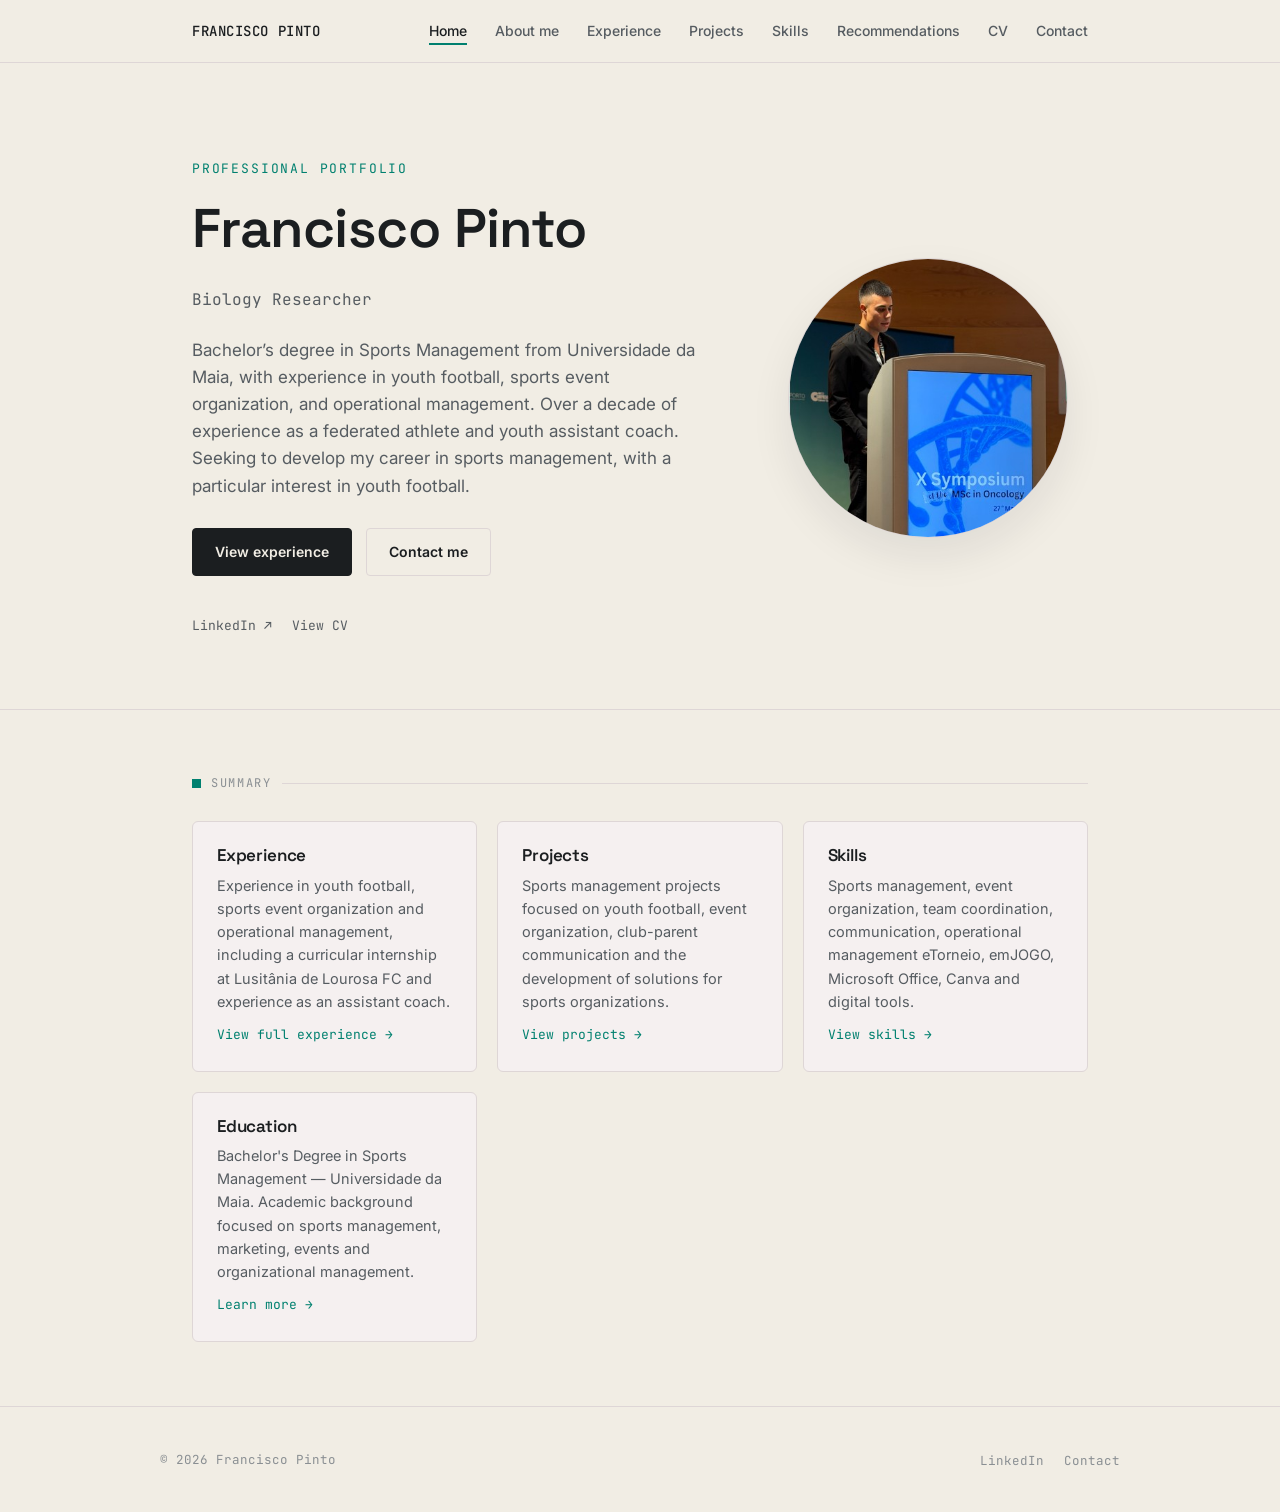
<file: index.html>
<!DOCTYPE html>
<html lang="en">
  
<head>
  <meta charset="UTF-8">
  <meta name="viewport" content="width=device-width, initial-scale=1.0">
  <title>Francisco's Portfolio</title>
  <meta name="description" content="Professional portfolio of David Matos, Software Engineer.">
  <link rel="preconnect" href="https://fonts.googleapis.com">
  <link rel="preconnect" href="https://fonts.gstatic.com" crossorigin>
  <link href="https://fonts.googleapis.com/css2?family=Space+Grotesk:wght@500;600;700&family=Inter:wght@400;500;600&family=JetBrains+Mono:wght@400;500&display=swap" rel="stylesheet">
  <link rel="stylesheet" href="style.css">
  <link rel="manifest" href="/site.webmanifest">
  </head>
<body>
  <header class="site-header">
    <nav class="nav">
      <a href="index.html" class="nav-brand">FRANCISCO PINTO</a>
      <button class="nav-toggle" aria-label="Open menu" aria-expanded="false">
        <span></span><span></span><span></span>
      </button>
      <ul class="nav-links">
      <li><a href="index.html" class="active">Home</a></li>
      <li><a href="sobre.html">About me</a></li>
      <li><a href="experiencia.html">Experience</a></li>
      <li><a href="projetos.html">Projects</a></li>
      <li><a href="competencias.html">Skills</a></li>
      <li><a href="recommendations.html" >Recommendations</a></li>
      <li><a href="cv.html">CV</a></li>
      <li><a href="contacto.html">Contact</a></li>
      </ul>
    </nav>
  </header>

  <section class="hero">
    <div class="container hero-grid">
      <div class="hero-content">
        <p class="hero-eyebrow">Professional portfolio</p>
        <h1>Francisco Pinto</h1>
        <p class="hero-role">Biology Researcher</p>
        <p class="hero-lede">Bachelor’s degree in Sports Management from Universidade da Maia, with experience in youth football, sports event organization, and operational management. Over a decade of experience as a federated athlete and youth assistant coach. Seeking to develop my career in sports management, with a particular interest in youth football.</p>
        <div class="hero-actions">
          <a href="experiencia.html" class="btn btn-primary">View experience</a>
          <a href="contacto.html" class="btn btn-secondary">Contact me</a>
        </div>
        <div class="hero-links">
          <!-- TODO: add the actual links -->
          <a href="https://www.linkedin.com/in/francisco-pinto-b805bb292/" aria-disabled="true">LinkedIn ↗</a>
          <a href="cv.html">View CV</a>
        </div>
      </div>

      <div class="hero-photo">
        <img src="images/kiko.jpeg" alt="Francisco Pinto — Biology Researcher">
      </div>
    </div>
  </section>

  <section class="section">
    <div class="container">
      <div class="marker"><span>Summary</span></div>
      <div class="summary-grid">
        
        <div class="summary-card">
          <h3>Experience</h3>
          <p>Experience in youth football, sports event organization and operational management, including a curricular internship at Lusitânia de Lourosa FC and experience as an assistant coach.</p>
          <a class="card-link" href="experiencia.html">View full experience →</a>
        </div>
  
        <div class="summary-card">
          <h3>Projects</h3>
          <p>Sports management projects focused on youth football, event organization, club-parent communication and the development of solutions for sports organizations.</p>
          <a class="card-link" href="projetos.html">View projects →</a>
        </div>
  
        <div class="summary-card">
          <h3>Skills</h3>
          <p>Sports management, event organization, team coordination, communication, operational management eTorneio, emJOGO, Microsoft Office, Canva and digital tools.</p>
          <a class="card-link" href="competencias.html">View skills →</a>
        </div>
  
        <div class="summary-card">
          <h3>Education</h3>
          <p>Bachelor's Degree in Sports Management — Universidade da Maia. Academic background focused on sports management, marketing, events and organizational management.</p>
          <a class="card-link" href="sobre.html">Learn more →</a>
        </div>
      </div>
    </div>
  </section>
  <footer class="site-footer">
    <div class="footer-inner">
      <p>&copy; 2026 Francisco Pinto</p>
      <ul class="footer-links">
        <!-- TODO: replace the href="#" values with the actual links when provided -->
        <li><a href="https://www.linkedin.com/in/francisco-pinto-b805bb292/" aria-disabled="true">LinkedIn</a></li>
        <li><a href="contacto.html">Contact</a></li>
      </ul>
    </div>
  </footer>
  <script src="script.js"></script>
</body>
</html>
</file>
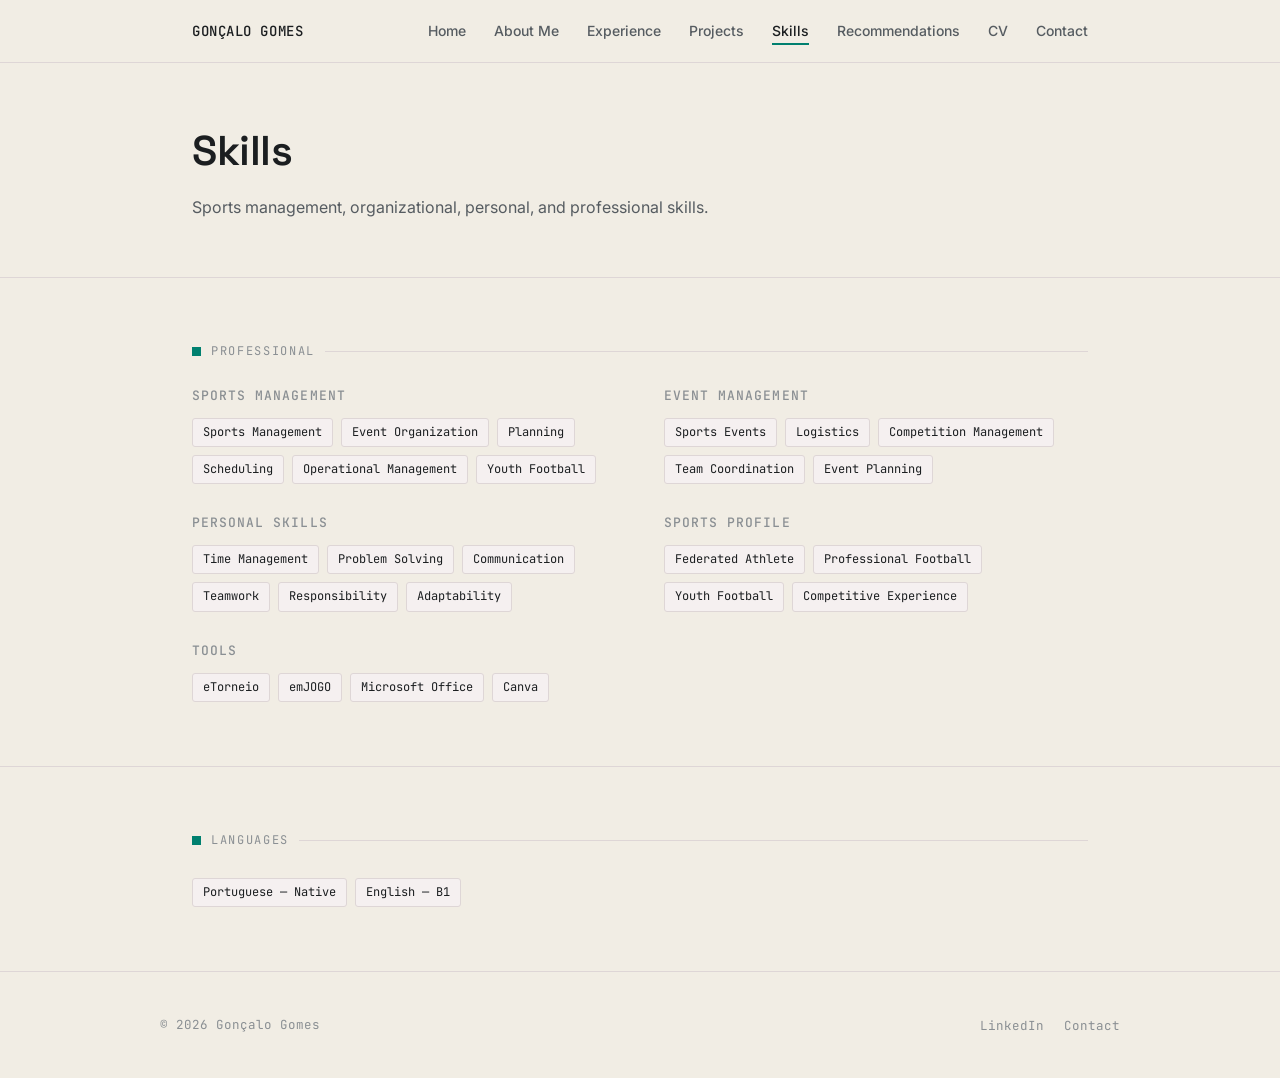
<file: competencias.html>
<!DOCTYPE html>
<html lang="en">
<head>
  <meta charset="UTF-8">
  <meta name="viewport" content="width=device-width, initial-scale=1.0">
  <title>GONÇALO GOMES</title>
  <meta name="description" content="Sports management, organizational, personal, and professional skills of Gonçalo Gomes.">
  <link rel="preconnect" href="https://fonts.googleapis.com">
  <link rel="preconnect" href="https://fonts.gstatic.com" crossorigin>
  <link href="https://fonts.googleapis.com/css2?family=Space+Grotesk:wght@500;600;700&family=Inter:wght@400;500;600&family=JetBrains+Mono:wght@400;500&display=swap" rel="stylesheet">
  <link rel="stylesheet" href="style.css">
</head>
<body>
  <header class="site-header">
    <nav class="nav">
      <a href="index.html" class="nav-brand">GONÇALO GOMES</a>

      <button class="nav-toggle" aria-label="Open menu" aria-expanded="false">
        <span></span><span></span><span></span>
      </button>

      <ul class="nav-links">
        <li><a href="index.html">Home</a></li>
        <li><a href="sobre.html">About Me</a></li>
        <li><a href="experiencia.html">Experience</a></li>
        <li><a href="projetos.html">Projects</a></li>
        <li><a href="competencias.html" class="active">Skills</a></li>
        <li><a href="recommendations.html">Recommendations</a></li>
        <li><a href="cv.html">CV</a></li>
        <li><a href="contacto.html">Contact</a></li>
      </ul>
    </nav>
  </header>

  <section class="page-hero">
    <div class="container">
      <h1>Skills</h1>
      <p>Sports management, organizational, personal, and professional skills.</p>
    </div>
  </section>

  <section class="section">
    <div class="container">
      <div class="marker"><span>Professional</span></div>

      <div class="skills-grid">

        <div class="skill-group">
          <h3>Sports Management</h3>
          <div class="skill-tags">
            <span class="tag">Sports Management</span>
            <span class="tag">Event Organization</span>
            <span class="tag">Planning</span>
            <span class="tag">Scheduling</span>
            <span class="tag">Operational Management</span>
            <span class="tag">Youth Football</span>
          </div>
        </div>

        <div class="skill-group">
          <h3>Event Management</h3>
          <div class="skill-tags">
            <span class="tag">Sports Events</span>
            <span class="tag">Logistics</span>
            <span class="tag">Competition Management</span>
            <span class="tag">Team Coordination</span>
            <span class="tag">Event Planning</span>
          </div>
        </div>

        <div class="skill-group">
          <h3>Personal Skills</h3>
          <div class="skill-tags">
            <span class="tag">Time Management</span>
            <span class="tag">Problem Solving</span>
            <span class="tag">Communication</span>
            <span class="tag">Teamwork</span>
            <span class="tag">Responsibility</span>
            <span class="tag">Adaptability</span>
          </div>
        </div>

        <div class="skill-group">
          <h3>Sports Profile</h3>
          <div class="skill-tags">
            <span class="tag">Federated Athlete</span>
            <span class="tag">Professional Football</span>
            <span class="tag">Youth Football</span>
            <span class="tag">Competitive Experience</span>
          </div>
        </div>

        <div class="skill-group">
          <h3>Tools</h3>
          <div class="skill-tags">
            <span class="tag">eTorneio</span>
            <span class="tag">emJOGO</span>
            <span class="tag">Microsoft Office</span>
            <span class="tag">Canva</span>
          </div>
        </div>

      </div>
    </div>
  </section>

  <section class="section">
    <div class="container">
      <div class="marker"><span>Languages</span></div>

      <div class="skill-tags">
        <span class="tag">Portuguese — Native</span>
        <span class="tag">English — B1</span>
      </div>
    </div>
  </section>

  <footer class="site-footer">
    <div class="footer-inner">
      <p>&copy; 2026 Gonçalo Gomes</p>

      <ul class="footer-links">
        <!-- Replace these links with the actual profiles when available -->
        <li><a href="https://www.linkedin.com/in/goncalogomes21/" aria-disabled="true">LinkedIn</a></li>
        <li><a href="contacto.html">Contact</a></li>
      </ul>
    </div>
  </footer>

  <script src="script.js"></script>
</body>
</html>
</file>
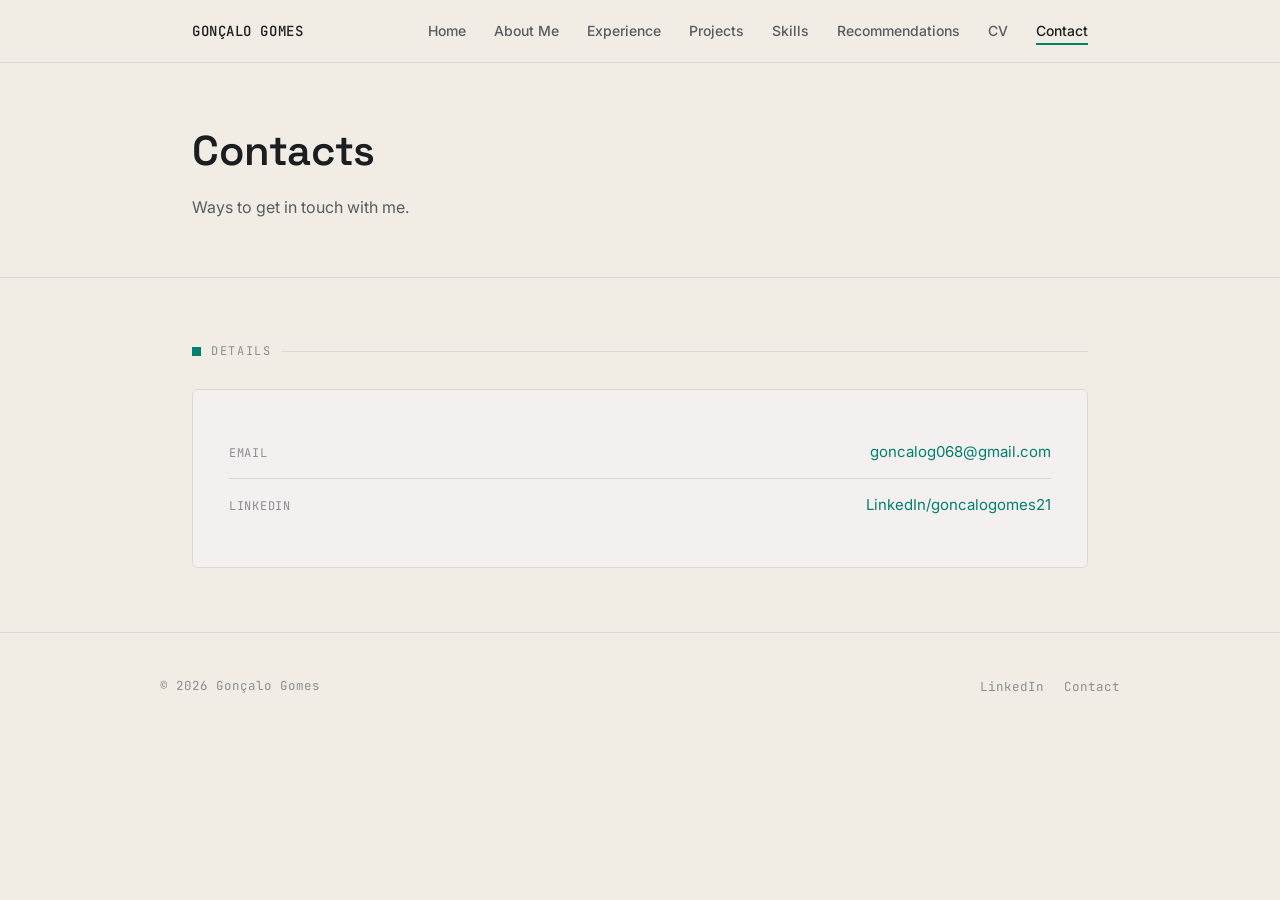
<file: contacto.html>
<!DOCTYPE html>
<html lang="en">
<head>
  <meta charset="UTF-8">
  <meta name="viewport" content="width=device-width, initial-scale=1.0">
  <title>GONÇALO GOMES</title>
  <meta name="description" content="Ways to contact Gonçalo Gomes.">
  <link rel="preconnect" href="https://fonts.googleapis.com">
  <link rel="preconnect" href="https://fonts.gstatic.com" crossorigin>
  <link href="https://fonts.googleapis.com/css2?family=Space+Grotesk:wght@500;600;700&family=Inter:wght@400;500;600&family=JetBrains+Mono:wght@400;500&display=swap" rel="stylesheet">
  <link rel="stylesheet" href="style.css">
</head>
<body>
  <header class="site-header">
    <nav class="nav">
      <a href="index.html" class="nav-brand">GONÇALO GOMES</a>
      <button class="nav-toggle" aria-label="Open menu" aria-expanded="false">
        <span></span><span></span><span></span>
      </button>
      <ul class="nav-links">
      <li><a href="index.html">Home</a></li>
      <li><a href="sobre.html">About Me</a></li>
      <li><a href="experiencia.html">Experience</a></li>
      <li><a href="projetos.html">Projects</a></li>
      <li><a href="competencias.html">Skills</a></li>
      <li><a href="recommendations.html" >Recommendations</a></li>
      <li><a href="cv.html">CV</a></li>
      <li><a href="contacto.html" class="active">Contact</a></li>
      </ul>
    </nav>
  </header>

  <section class="page-hero">
    <div class="container">
      <h1>Contacts</h1>
      <p>Ways to get in touch with me.</p>
    </div>
  </section>

  <section class="section">
    <div class="container">
      <div class="marker"><span>Details</span></div>
      <div class="contact-box">
        <!-- TODO: fill in with actual contact details -->
        <ul class="contact-list">
          <li>
            <span class="contact-label">Email</span>
            <span class="contact-value"><a href="mailto:goncalog068@gmail.com">goncalog068@gmail.com</a></span>
          </li>
          
          <li>
            <span class="contact-label">LinkedIn</span>
            <span class="contact-value"><a href="https://www.linkedin.com/in/goncalogomes21/" target="_blank" rel="noopener noreferrer">LinkedIn/goncalogomes21</a></span>
          </li>
        </ul>
        
      </div>
    </div>
  </section>

  <footer class="site-footer">
    <div class="footer-inner">
      <p>&copy; 2026 Gonçalo Gomes</p>
      <ul class="footer-links">
        <!-- TODO: replace the href="#" with the actual links when provided -->
        <li><a href="https://www.linkedin.com/in/goncalogomes21/" aria-disabled="true">LinkedIn</a></li>
        <li><a href="contacto.html">Contact</a></li>
      </ul>
    </div>
  </footer>
  <script src="script.js"></script>
</body>
</html>
</file>
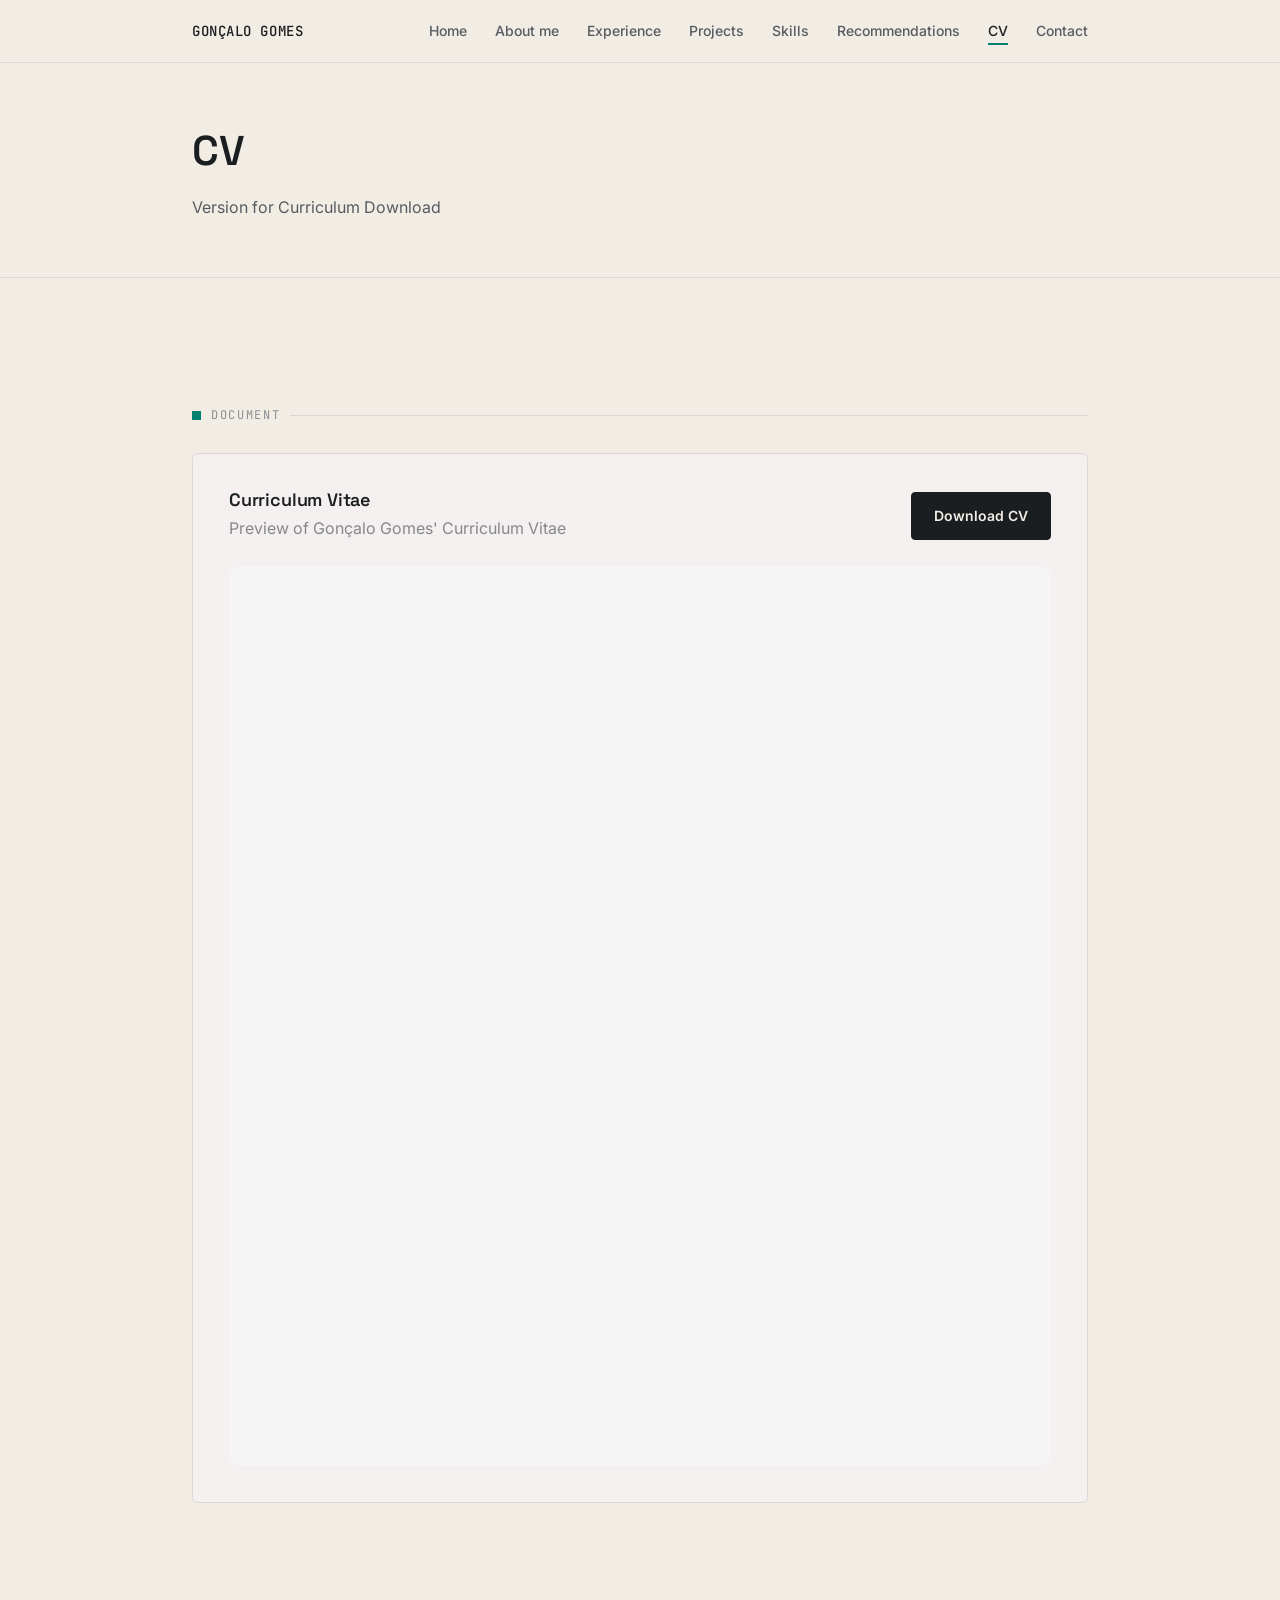
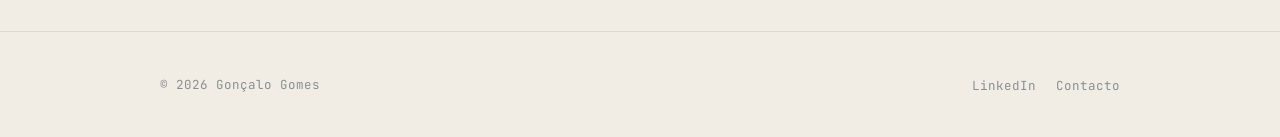
<file: cv.html>
<!DOCTYPE html>
<html lang="pt">
<head>
  <meta charset="UTF-8">
  <meta name="viewport" content="width=device-width, initial-scale=1.0">
  <title>GONÇALO GOMES</title>
  <meta name="description" content="Currículo de Gonçalo Gomes para download.">
  <link rel="preconnect" href="https://fonts.googleapis.com">
  <link rel="preconnect" href="https://fonts.gstatic.com" crossorigin>
  <link href="https://fonts.googleapis.com/css2?family=Space+Grotesk:wght@500;600;700&family=Inter:wght@400;500;600&family=JetBrains+Mono:wght@400;500&display=swap" rel="stylesheet">
  <link rel="stylesheet" href="style.css">
</head>
<body>
  <header class="site-header">
    <nav class="nav">
      <a href="index.html" class="nav-brand">GONÇALO GOMES</a>
      <button class="nav-toggle" aria-label="Abrir menu" aria-expanded="false">
        <span></span><span></span><span></span>
      </button>
      <ul class="nav-links">
      <li><a href="index.html">Home</a></li>
      <li><a href="sobre.html">About me</a></li>
      <li><a href="experiencia.html">Experience</a></li>
      <li><a href="projetos.html">Projects</a></li>
      <li><a href="competencias.html">Skills</a></li>
      <li><a href="recommendations.html">Recommendations</a></li>
      <li><a href="cv.html" class="active">CV</a></li>
      <li><a href="contacto.html">Contact</a></li>
      </ul>
    </nav>
  </header>

  <section class="page-hero">
    <div class="container">
      <h1>CV</h1>
      <p>Version for Curriculum Download</p>
    </div>
  </section>

  <section class="section">
    <section class="section">
  <div class="container">
    <div class="marker"><span>Document</span></div>

    <div class="cv-box">
      <div class="cv-header">
        <div>
          <h3>Curriculum Vitae</h3>
          <p>Preview of Gonçalo Gomes' Curriculum Vitae</p>
        </div>

        <a class="btn btn-primary" href="kikoCV.pdf" download>
          Download CV
        </a>
      </div>

      <div class="cv-preview">
        <iframe
          src="kikoCV.pdf"
          title="Preview of Gonçalo Gomes CV"
          width="100%"
          height="900"
          frameborder="0">
        </iframe>
      </div>
    </div>
  </div>
</section>
  </section>

  <footer class="site-footer">
    <div class="footer-inner">
      <p>&copy; 2026 Gonçalo Gomes</p>
      <ul class="footer-links">
        <!-- TODO: substituir os href="#" pelos links reais quando fornecidos -->
        <li><a href="https://www.linkedin.com/in/goncalogomes21/" aria-disabled="true">LinkedIn</a></li>
        <li><a href="contacto.html">Contacto</a></li>
      </ul>
    </div>
  </footer>
  <script src="script.js"></script>
</body>
</html>
</file>
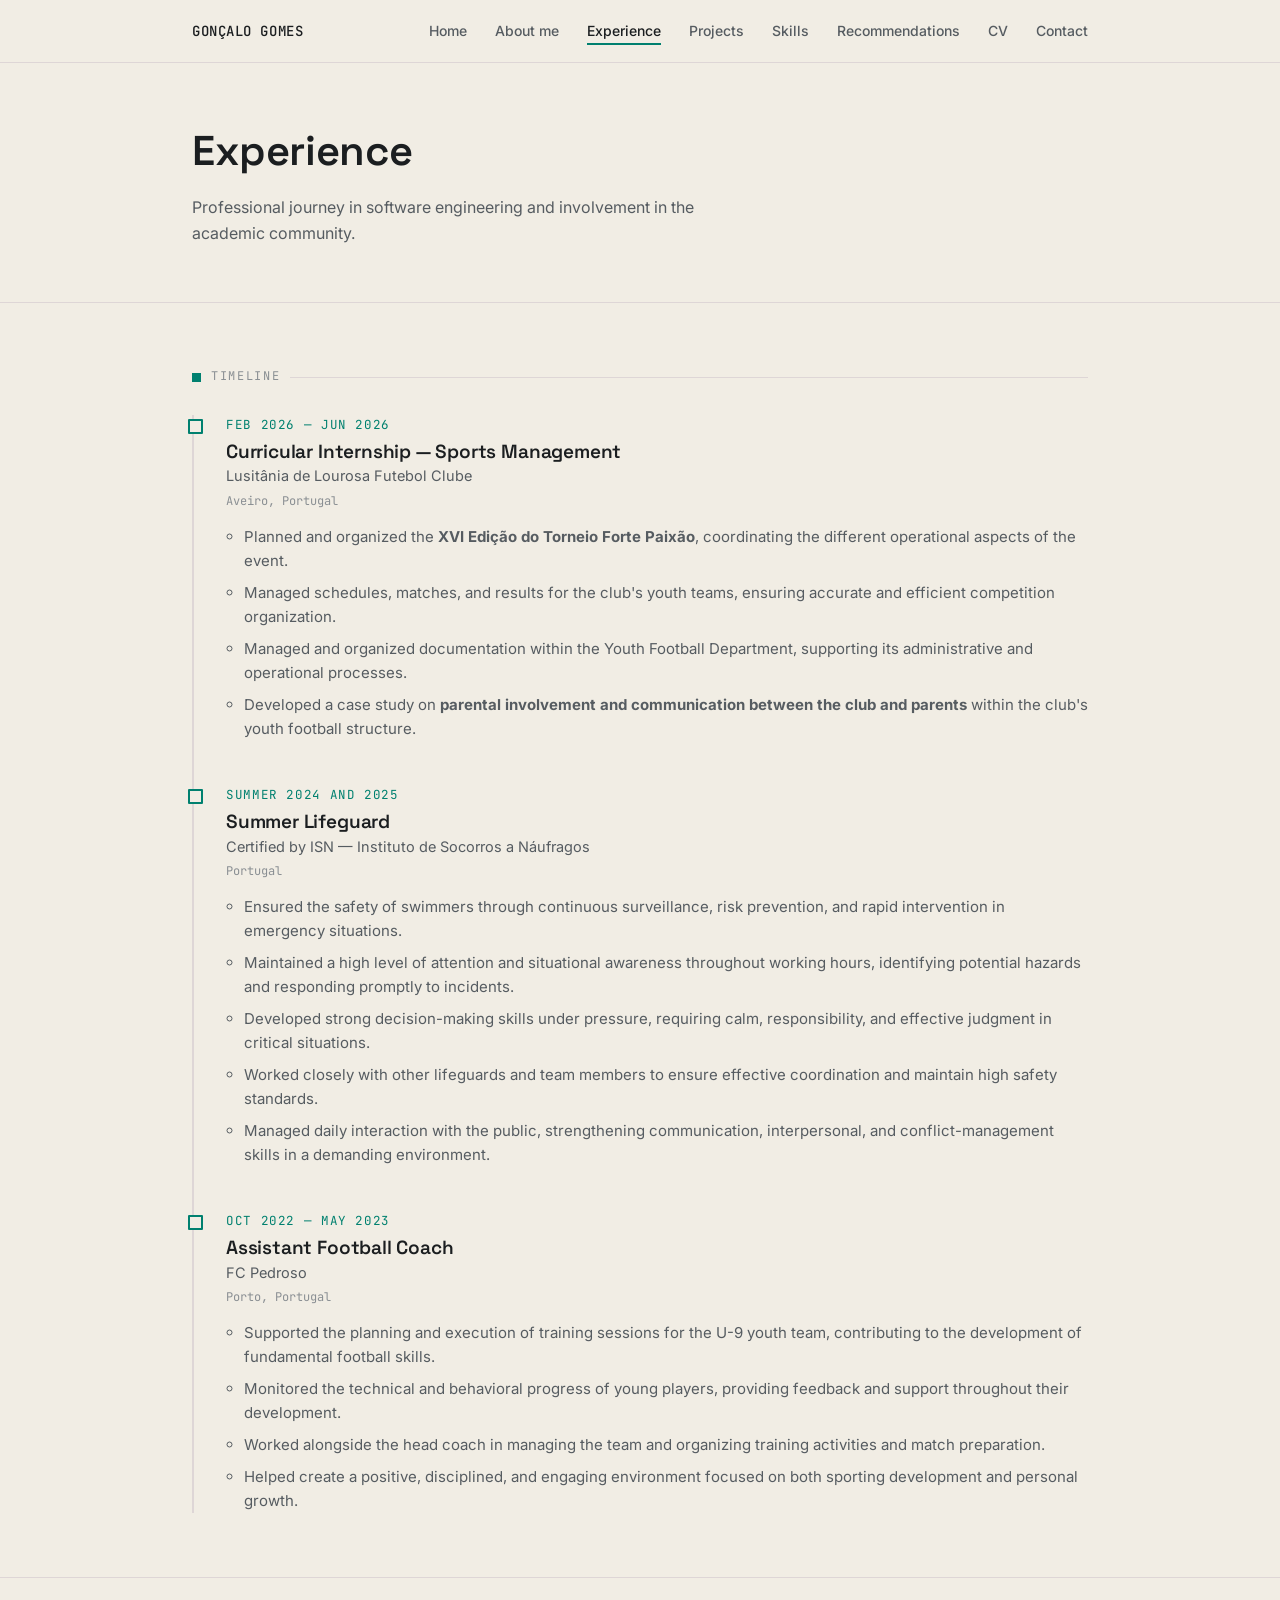
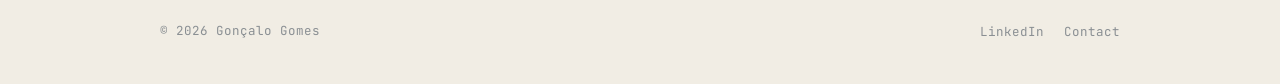
<file: experiencia.html>
<!DOCTYPE html>
<html lang="en">
<head>
  <meta charset="UTF-8">
  <meta name="viewport" content="width=device-width, initial-scale=1.0">
  <title>Gonçalo Gomes</title>
  <meta name="description" content="Professional experience of Gonçalo Gomes in software engineering.">
  <link rel="preconnect" href="https://fonts.googleapis.com">
  <link rel="preconnect" href="https://fonts.gstatic.com" crossorigin>
  <link href="https://fonts.googleapis.com/css2?family=Space+Grotesk:wght@500;600;700&family=Inter:wght@400;500;600&family=JetBrains+Mono:wght@400;500&display=swap" rel="stylesheet">
  <link rel="stylesheet" href="style.css">
</head>
<body>
  <header class="site-header">
    <nav class="nav">
      <a href="index.html" class="nav-brand">GONÇALO GOMES</a>
      <button class="nav-toggle" aria-label="Open menu" aria-expanded="false">
        <span></span><span></span><span></span>
      </button>
      <ul class="nav-links">
      <li><a href="index.html">Home</a></li>
      <li><a href="sobre.html">About me</a></li>
      <li><a href="experiencia.html" class="active">Experience</a></li>
      <li><a href="projetos.html">Projects</a></li>
      <li><a href="competencias.html">Skills</a></li>
      <li><a href="recommendations.html" >Recommendations</a></li>
      <li><a href="cv.html">CV</a></li>
      <li><a href="contacto.html">Contact</a></li>
      </ul>
    </nav>
  </header>

  <section class="page-hero">
    <div class="container">
      <h1>Experience</h1>
      <p>Professional journey in software engineering and involvement in the academic community.</p>
    </div>
  </section>

  <section class="section">
    <div class="container">
      <div class="marker"><span>Timeline</span></div>
      <ol class="timeline">
        <li class="timeline-item">
          <div class="timeline-date">Feb 2026 — Jun 2026</div>
          <h3>Curricular Internship — Sports Management</h3>
          <div class="timeline-org">Lusitânia de Lourosa Futebol Clube</div>
          <div class="timeline-loc">Aveiro, Portugal</div>
          <ul>
            <li>Planned and organized the <strong>XVI Edição do Torneio Forte Paixão</strong>, coordinating the different operational aspects of the event.</li>
            <li>Managed schedules, matches, and results for the club's youth teams, ensuring accurate and efficient competition organization.</li>
            <li>Managed and organized documentation within the Youth Football Department, supporting its administrative and operational processes.</li>
            <li>Developed a case study on <strong>parental involvement and communication between the club and parents</strong> within the club's youth football structure.</li>
          </ul>
        </li>
        <li class="timeline-item">
          <div class="timeline-date">Summer 2024 and 2025</div>
          <h3>Summer Lifeguard</h3>
          <div class="timeline-org">Certified by ISN — Instituto de Socorros a Náufragos</div>
          <div class="timeline-loc">Portugal</div>
          <ul>
            <li>Ensured the safety of swimmers through continuous surveillance, risk prevention, and rapid intervention in emergency situations.</li>
            <li>Maintained a high level of attention and situational awareness throughout working hours, identifying potential hazards and responding promptly to incidents.</li>
            <li>Developed strong decision-making skills under pressure, requiring calm, responsibility, and effective judgment in critical situations.</li>
            <li>Worked closely with other lifeguards and team members to ensure effective coordination and maintain high safety standards.</li>
            <li>Managed daily interaction with the public, strengthening communication, interpersonal, and conflict-management skills in a demanding environment.</li>
          </ul>
        </li>
        <li class="timeline-item">
          <div class="timeline-date">Oct 2022 — May 2023</div>
          <h3>Assistant Football Coach</h3>
          <div class="timeline-org">FC Pedroso</div>
          <div class="timeline-loc">Porto, Portugal</div>
          <ul>
            <li>Supported the planning and execution of training sessions for the U-9 youth team, contributing to the development of fundamental football skills.</li>
            <li>Monitored the technical and behavioral progress of young players, providing feedback and support throughout their development.</li>
            <li>Worked alongside the head coach in managing the team and organizing training activities and match preparation.</li>
            <li>Helped create a positive, disciplined, and engaging environment focused on both sporting development and personal growth.</li>
          </ul>
        </li>
      </ol>
    </div>
  </section>

  <footer class="site-footer">
    <div class="footer-inner">
      <p>&copy; 2026 Gonçalo Gomes</p>
      <ul class="footer-links">
        <!-- TODO: replace the href="#" values with the actual links when provided -->
        <li><a href="https://www.linkedin.com/in/goncalogomes21/" aria-disabled="true">LinkedIn</a></li>
        <li><a href="contacto.html">Contact</a></li>
      </ul>
    </div>
  </footer>
  <script src="script.js"></script>
</body>
</html>
</file>
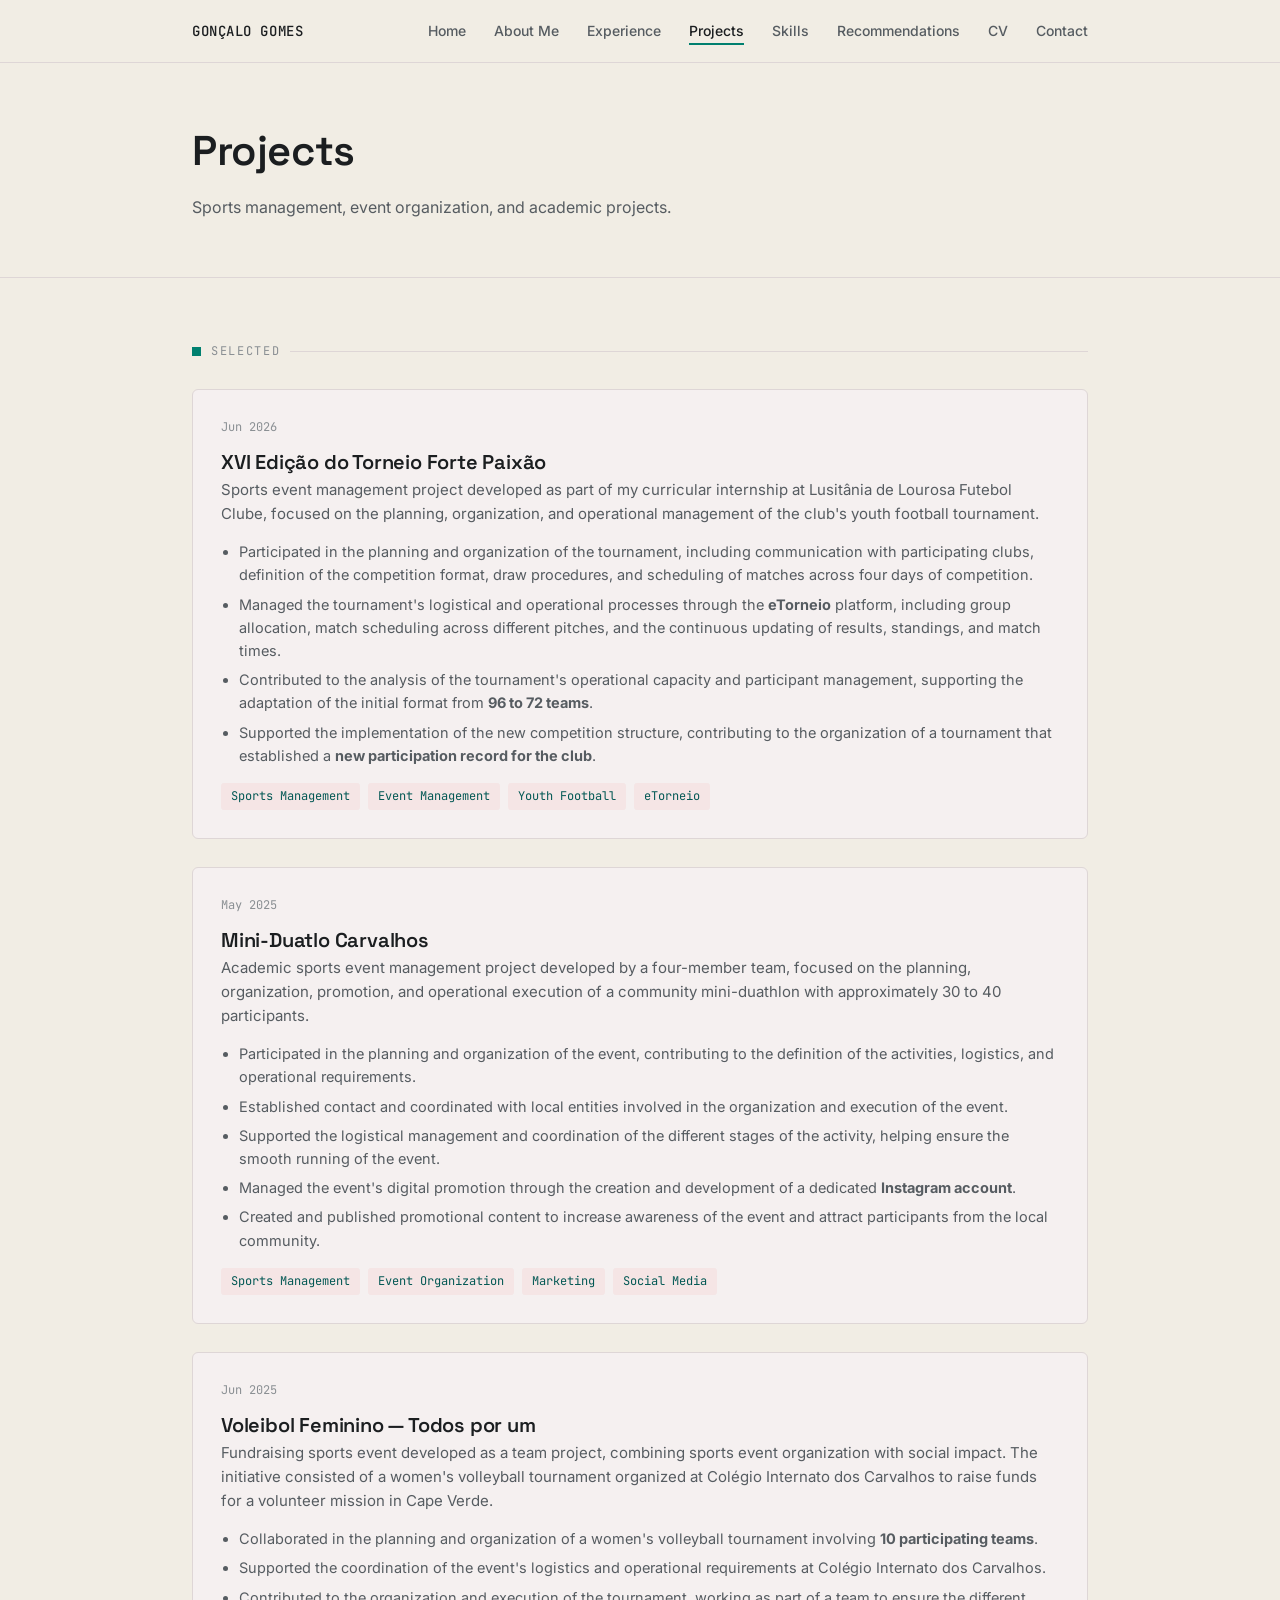
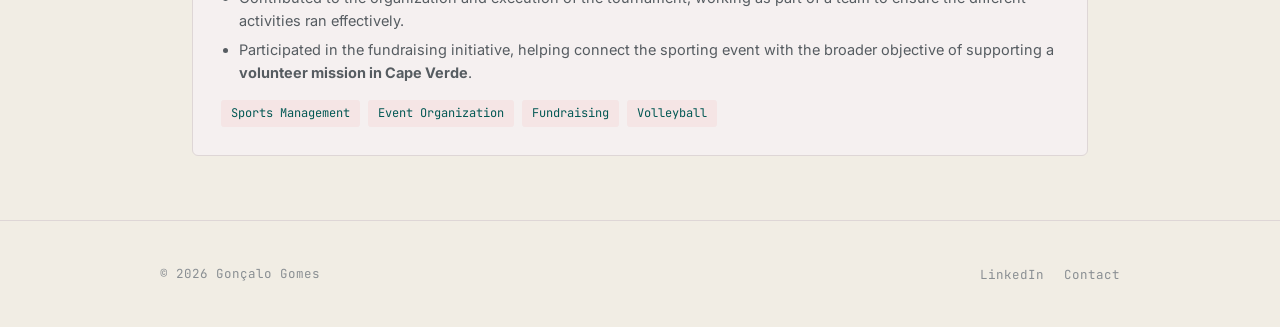
<file: projetos.html>
<!DOCTYPE html>
<html lang="en">
<head>
  <meta charset="UTF-8">
  <meta name="viewport" content="width=device-width, initial-scale=1.0">
  <title>GONÇALO GOMES</title>
  <meta name="description" content="Sports management projects and academic work by Gonçalo Gomes.">
  <link rel="preconnect" href="https://fonts.googleapis.com">
  <link rel="preconnect" href="https://fonts.gstatic.com" crossorigin>
  <link href="https://fonts.googleapis.com/css2?family=Space+Grotesk:wght@500;600;700&family=Inter:wght@400;500;600&family=JetBrains+Mono:wght@400;500&display=swap" rel="stylesheet">
  <link rel="stylesheet" href="style.css">
</head>
<body>
  <header class="site-header">
    <nav class="nav">
      <a href="index.html" class="nav-brand">GONÇALO GOMES</a>

      <button class="nav-toggle" aria-label="Open menu" aria-expanded="false">
        <span></span><span></span><span></span>
      </button>

      <ul class="nav-links">
        <li><a href="index.html">Home</a></li>
        <li><a href="sobre.html">About Me</a></li>
        <li><a href="experiencia.html">Experience</a></li>
        <li><a href="projetos.html" class="active">Projects</a></li>
        <li><a href="competencias.html">Skills</a></li>
        <li><a href="recommendations.html">Recommendations</a></li>
        <li><a href="cv.html">CV</a></li>
        <li><a href="contacto.html">Contact</a></li>
      </ul>
    </nav>
  </header>

  <section class="page-hero">
    <div class="container">
      <h1>Projects</h1>
      <p>Sports management, event organization, and academic projects.</p>
    </div>
  </section>

  <section class="section">
    <div class="container">
      <div class="marker"><span>Selected</span></div>

      <div class="project-list">

        <article class="project-card">
          <div class="project-year">Jun 2026</div>
          <h3>XVI Edição do Torneio Forte Paixão</h3>
          <p>
            Sports event management project developed as part of my curricular
            internship at Lusitânia de Lourosa Futebol Clube, focused on the
            planning, organization, and operational management of the club's
            youth football tournament.
          </p>

          <ul>
            <li>Participated in the planning and organization of the tournament, including communication with participating clubs, definition of the competition format, draw procedures, and scheduling of matches across four days of competition.</li>
            <li>Managed the tournament's logistical and operational processes through the <strong>eTorneio</strong> platform, including group allocation, match scheduling across different pitches, and the continuous updating of results, standings, and match times.</li>
            <li>Contributed to the analysis of the tournament's operational capacity and participant management, supporting the adaptation of the initial format from <strong>96 to 72 teams</strong>.</li>
            <li>Supported the implementation of the new competition structure, contributing to the organization of a tournament that established a <strong>new participation record for the club</strong>.</li>
          </ul>

          <div class="tag-row">
            <span class="tag">Sports Management</span>
            <span class="tag">Event Management</span>
            <span class="tag">Youth Football</span>
            <span class="tag">eTorneio</span>
          </div>
        </article>

        <article class="project-card">
          <div class="project-year">May 2025</div>
          <h3>Mini-Duatlo Carvalhos</h3>
          <p>
            Academic sports event management project developed by a four-member
            team, focused on the planning, organization, promotion, and
            operational execution of a community mini-duathlon with
            approximately 30 to 40 participants.
          </p>

          <ul>
            <li>Participated in the planning and organization of the event, contributing to the definition of the activities, logistics, and operational requirements.</li>
            <li>Established contact and coordinated with local entities involved in the organization and execution of the event.</li>
            <li>Supported the logistical management and coordination of the different stages of the activity, helping ensure the smooth running of the event.</li>
            <li>Managed the event's digital promotion through the creation and development of a dedicated <strong>Instagram account</strong>.</li>
            <li>Created and published promotional content to increase awareness of the event and attract participants from the local community.</li>
          </ul>

          <div class="tag-row">
            <span class="tag">Sports Management</span>
            <span class="tag">Event Organization</span>
            <span class="tag">Marketing</span>
            <span class="tag">Social Media</span>
          </div>
        </article>

        <article class="project-card">
          <div class="project-year">Jun 2025</div>
          <h3>Voleibol Feminino — Todos por um</h3>
          <p>
            Fundraising sports event developed as a team project, combining
            sports event organization with social impact. The initiative
            consisted of a women's volleyball tournament organized at Colégio
            Internato dos Carvalhos to raise funds for a volunteer mission in
            Cape Verde.
          </p>

          <ul>
            <li>Collaborated in the planning and organization of a women's volleyball tournament involving <strong>10 participating teams</strong>.</li>
            <li>Supported the coordination of the event's logistics and operational requirements at Colégio Internato dos Carvalhos.</li>
            <li>Contributed to the organization and execution of the tournament, working as part of a team to ensure the different activities ran effectively.</li>
            <li>Participated in the fundraising initiative, helping connect the sporting event with the broader objective of supporting a <strong>volunteer mission in Cape Verde</strong>.</li>
          </ul>

          <div class="tag-row">
            <span class="tag">Sports Management</span>
            <span class="tag">Event Organization</span>
            <span class="tag">Fundraising</span>
            <span class="tag">Volleyball</span>
          </div>
        </article>

      </div>
    </div>
  </section>

  <footer class="site-footer">
    <div class="footer-inner">
      <p>&copy; 2026 Gonçalo Gomes</p>

      <ul class="footer-links">
        <!-- Replace these links with the actual profiles when available -->
        <li><a href="https://www.linkedin.com/in/goncalogomes21/" aria-disabled="true">LinkedIn</a></li>
        <li><a href="contacto.html">Contact</a></li>
      </ul>
    </div>
  </footer>

  <script src="script.js"></script>
</body>
</html>
</file>
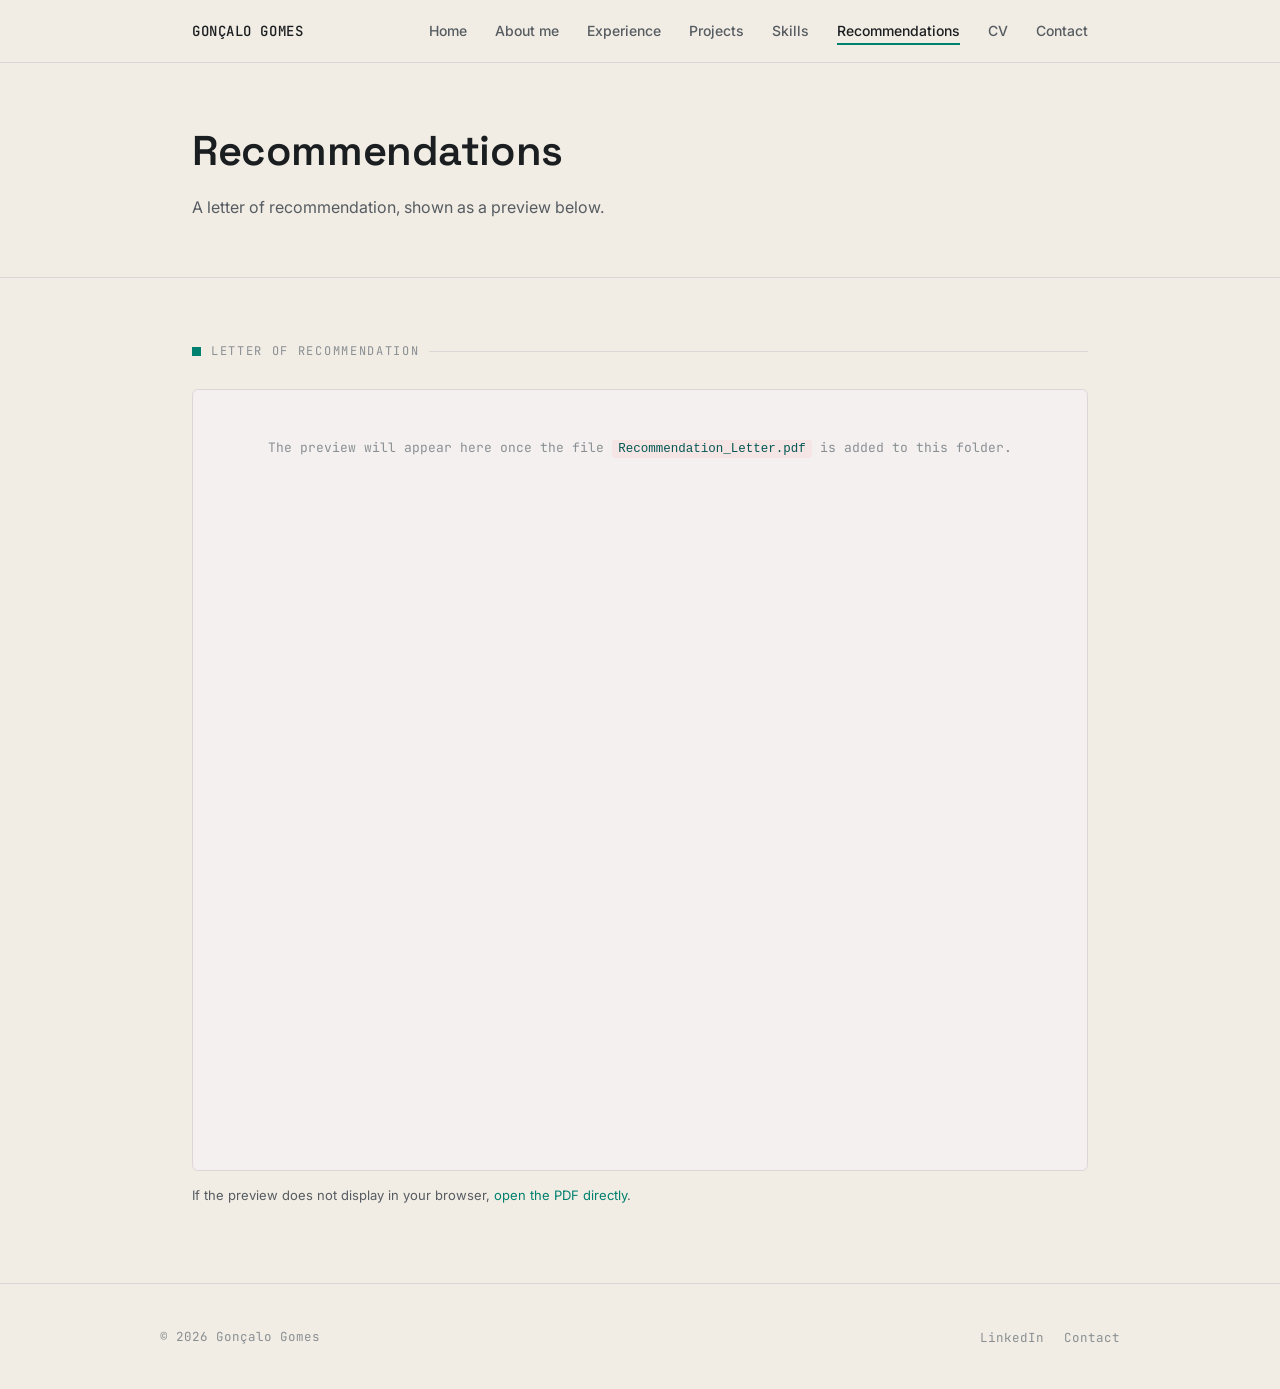
<file: recommendations.html>
<!DOCTYPE html>
<html lang="en">
<head>
  <meta charset="UTF-8">
  <meta name="viewport" content="width=device-width, initial-scale=1.0">
  <title>GONÇALO GOMES</title>
  <meta name="description" content="Letter of recommendation for David Matos.">
  <link rel="preconnect" href="https://fonts.googleapis.com">
  <link rel="preconnect" href="https://fonts.gstatic.com" crossorigin>
  <link href="https://fonts.googleapis.com/css2?family=Space+Grotesk:wght@500;600;700&family=Inter:wght@400;500;600&family=JetBrains+Mono:wght@400;500&display=swap" rel="stylesheet">
  <link rel="stylesheet" href="style.css">
</head>
<body>
  <header class="site-header">
    <nav class="nav">
      <a href="index.html" class="nav-brand">GONÇALO GOMES</a>
      <button class="nav-toggle" aria-label="Abrir menu" aria-expanded="false">
        <span></span><span></span><span></span>
      </button>
      <ul class="nav-links">
      <li><a href="index.html">Home</a></li>
      <li><a href="sobre.html">About me</a></li>
      <li><a href="experiencia.html">Experience</a></li>
      <li><a href="projetos.html">Projects</a></li>
      <li><a href="competencias.html">Skills</a></li>
      <li><a href="recommendations.html" class="active">Recommendations</a></li>
      <li><a href="cv.html">CV</a></li>
      <li><a href="contacto.html">Contact</a></li>
      </ul>
    </nav>
  </header>

  <section class="page-hero">
    <div class="container">
      <h1>Recommendations</h1>
      <p>A letter of recommendation, shown as a preview below.</p>
    </div>
  </section>

  <section class="section">
    <div class="container">
      <div class="marker"><span>Letter of recommendation</span></div>
      <div class="pdf-preview-box">
        <!-- TODO: place the PDF file in this folder and name it recommendation-letter.pdf -->
        <object class="pdf-preview" data="Recommendation_Letter_David_Matos_signed.pdf" type="application/pdf">
          <div class="pdf-preview-fallback">
            <p>The preview will appear here once the file <code>Recommendation_Letter.pdf</code> is added to this folder.</p>
          </div>
        </object>
      </div>
      <p class="pdf-preview-caption">If the preview does not display in your browser, <a href="Recommendation.pdf" target="_blank">open the PDF directly</a>.</p>
    </div>
  </section>

  <footer class="site-footer">
    <div class="footer-inner">
      <p>&copy; 2026 Gonçalo Gomes</p>
      <ul class="footer-links">
        <li><a href="https://www.linkedin.com/in/goncalogomes21/" target="_blank" rel="noopener">LinkedIn</a></li>
        <li><a href="contacto.html">Contact</a></li>
      </ul>
    </div>
  </footer>
  <script src="script.js"></script>
</body>
</html>
</file>
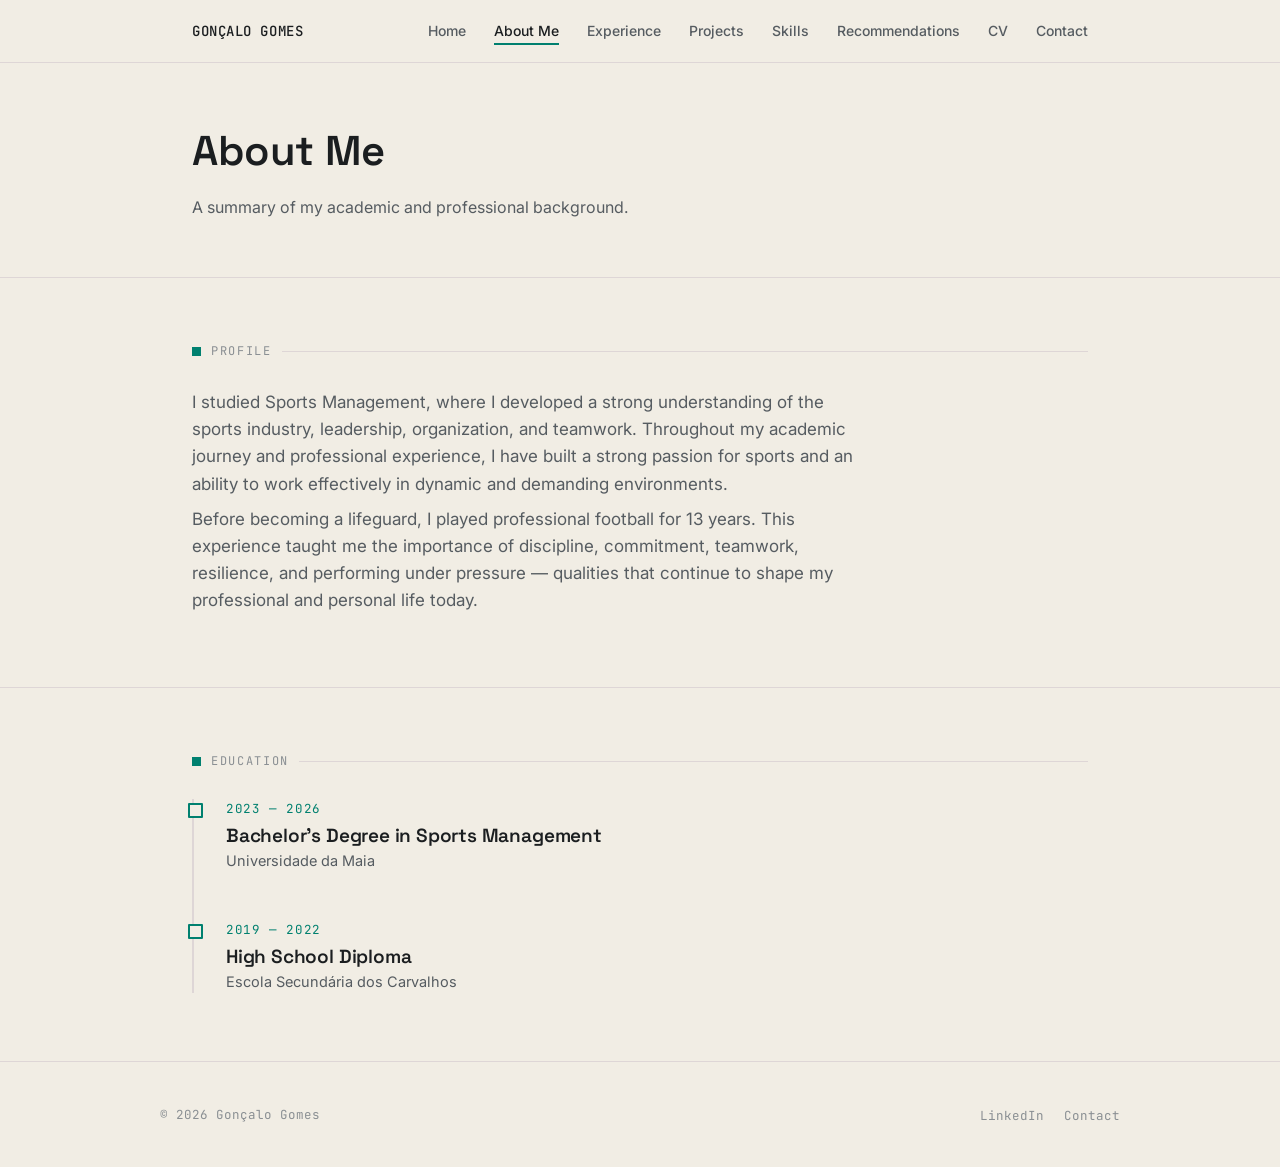
<file: sobre.html>
<!DOCTYPE html>
<html lang="en">
<head>
  <meta charset="UTF-8">
  <meta name="viewport" content="width=device-width, initial-scale=1.0">
  <title>Gonçalo Gomes</title>
  <meta name="description" content="Academic and professional background of David Matos.">
  <link rel="preconnect" href="https://fonts.googleapis.com">
  <link rel="preconnect" href="https://fonts.gstatic.com" crossorigin>
  <link href="https://fonts.googleapis.com/css2?family=Space+Grotesk:wght@500;600;700&family=Inter:wght@400;500;600&family=JetBrains+Mono:wght@400;500&display=swap" rel="stylesheet">
  <link rel="stylesheet" href="style.css">
</head>
<body>
  <header class="site-header">
    <nav class="nav">
      <a href="index.html" class="nav-brand">GONÇALO GOMES</a>
      <button class="nav-toggle" aria-label="Open menu" aria-expanded="false">
        <span></span><span></span><span></span>
      </button>
      <ul class="nav-links">
      <li><a href="index.html">Home</a></li>
      <li><a href="sobre.html" class="active">About Me</a></li>
      <li><a href="experiencia.html">Experience</a></li>
      <li><a href="projetos.html">Projects</a></li>
      <li><a href="competencias.html">Skills</a></li>
      <li><a href="recommendations.html" >Recommendations</a></li>
      <li><a href="cv.html">CV</a></li>
      <li><a href="contacto.html">Contact</a></li>
      </ul>
    </nav>
  </header>

  <section class="page-hero">
    <div class="container">
      <h1>About Me</h1>
      <p>A summary of my academic and professional background.</p>
    </div>
  </section>

  
  <section class="section">
    <div class="container">
      <div class="marker"><span>Profile</span></div>
      <p class="section-lead">I studied Sports Management, where I developed a strong understanding of the sports industry, leadership, organization, and teamwork. Throughout my academic journey and professional experience, I have built a strong passion for sports and an ability to work effectively in dynamic and demanding environments.</p>
      <p class="section-lead">Before becoming a lifeguard, I played professional football for 13 years. This experience taught me the importance of discipline, commitment, teamwork, resilience, and performing under pressure — qualities that continue to shape my professional and personal life today.</p>
    </div>
  </section>



  <section class="section">
    <div class="container">
      <div class="marker"><span>Education</span></div>
      <div class="timeline">
        <div class="timeline-item">
          <div class="timeline-date">2023 — 2026</div>
          <h3>Bachelor's Degree in Sports Management</h3>  
          </h3>
          <div class="timeline-org">Universidade da Maia</div>
          
        </div>
        <div class="timeline-item">
          <div class="timeline-date">2019 — 2022</div>
          <h3>High School Diploma</h3>
          <div class="timeline-org">Escola Secundária dos Carvalhos</div>
      </div>
    </div>
  </section>

  <footer class="site-footer">
    <div class="footer-inner">
      <p>&copy; 2026 Gonçalo Gomes</p>
      <ul class="footer-links">
        <!-- TODO: replace href="#" with the actual links when provided -->
        <li><a href="https://www.linkedin.com/in/goncalogomes21/" aria-disabled="true">LinkedIn</a></li>
        <li><a href="contacto.html">Contact</a></li>
      </ul>
    </div>
  </footer>
  <script src="script.js"></script>
</body>
</html>
</file>
<file: style.css>
/* ============================================================
   David Matos — Portfolio
   Design tokens
   ============================================================ */
:root {
  --bg: #f1ede4;
  --bg-alt: #F5F0F0;
  --ink: #1B1E20;
  --ink-soft: #565C61;
  --ink-faint: #8A8F93;
  --line: #DED6D6;
  --accent: #00806f;
  --accent-ink: #035854;
  --accent-soft: #F5E5E5;

  --font-display: 'Space Grotesk', sans-serif;
  --font-body: 'Inter', sans-serif;
  --font-mono: 'JetBrains Mono', monospace;

  --maxw: 960px;
  --pad: 32px;
}


.hero-grid {
  display: grid;
  grid-template-columns: minmax(0, 1.2fr) 320px;
  gap: 52px;
  align-items: center;
}

.hero-content {
  min-width: 0;
}

.hero-photo {
  display: flex;
  justify-content: center;
  align-items: center;
}

.hero-photo img {
  width: min(100%, 280px);
  height: 280px;
  object-fit: cover;
  border-radius: 50%;
  display: block;
  border: 1px solid var(--line);
  box-shadow: 0 18px 40px rgba(27, 30, 32, 0.08);
}

@media (max-width: 768px) {
  .hero-grid {
    grid-template-columns: 1fr;
    gap: 40px;
  }

  .hero-photo {
    order: 0;
  }

  .hero-photo img {
    width: min(100%, 220px);
    height: 220px;
  }
}

* { box-sizing: border-box; }

html {
  scroll-behavior: smooth;
}

@media (prefers-reduced-motion: reduce) {
  html { scroll-behavior: auto; }
  * { animation-duration: 0.01ms !important; transition-duration: 0.01ms !important; }
}

body {
  margin: 0;
  background: var(--bg);
  color: var(--ink);
  font-family: var(--font-body);
  font-size: 16px;
  line-height: 1.6;
  -webkit-font-smoothing: antialiased;
}

img { max-width: 100%; display: block; }

a {
  color: var(--accent);
  text-decoration: none;
}
a:hover { text-decoration: underline; }

:focus-visible {
  outline: 2px solid var(--accent);
  outline-offset: 3px;
}

h1, h2, h3, h4 {
  font-family: var(--font-display);
  font-weight: 600;
  line-height: 1.15;
  margin: 0 0 0.5em 0;
  letter-spacing: -0.01em;
}

p { margin: 0 0 1em 0; color: var(--ink-soft); }

.container {
  max-width: var(--maxw);
  margin: 0 auto;
  padding: 0 var(--pad);
}

/* ---------- Signature motif: the marker ----------
   A small filled square + hairline rule precedes every
   section heading, echoing a scoreboard / match-marker —
   a quiet nod to a decade on the court, used consistently
   and nowhere else. */
.marker {
  display: flex;
  align-items: center;
  gap: 10px;
  margin-bottom: 28px;
}
.marker::before {
  content: '';
  width: 9px;
  height: 9px;
  background: var(--accent);
  flex-shrink: 0;
}
.marker span {
  font-family: var(--font-mono);
  font-size: 12px;
  letter-spacing: 0.14em;
  text-transform: uppercase;
  color: var(--ink-faint);
}
.marker::after {
  content: '';
  flex: 1;
  height: 1px;
  background: var(--line);
}

/* ---------- Header / nav ---------- */
.site-header {
  position: sticky;
  top: 0;
  z-index: 50;
  background: var(--bg );
  backdrop-filter: blur(6px);
  border-bottom: 1px solid var(--line);
}
.nav {
  max-width: var(--maxw);
  margin: 0 auto;
  padding: 18px var(--pad);
  display: flex;
  align-items: center;
  justify-content: space-between;
}
.nav-brand {
  font-family: var(--font-mono);
  font-size: 14px;
  letter-spacing: 0.04em;
  color: var(--ink);
  font-weight: 500;
}
.nav-brand:hover { text-decoration: none; color: var(--accent); }

.nav-links {
  display: flex;
  gap: 28px;
  list-style: none;
  margin: 0;
  padding: 0;
}
.nav-links a {
  color: var(--ink-soft);
  font-size: 14px;
  font-weight: 500;
  padding: 4px 0;
  border-bottom: 2px solid transparent;
}
.nav-links a:hover { color: var(--ink); text-decoration: none; }
.nav-links a.active {
  color: var(--ink);
  border-bottom-color: var(--accent);
}

.nav-toggle {
  display: none;
  background: none;
  border: 1px solid var(--line);
  border-radius: 4px;
  padding: 8px 10px;
  cursor: pointer;
}
.nav-toggle span {
  display: block;
  width: 18px;
  height: 2px;
  background: var(--ink);
  margin: 4px 0;
}

@media (max-width: 720px) {
  .nav-toggle { display: block; }
  .nav-links {
    position: absolute;
    top: 100%;
    left: 0;
    right: 0;
    flex-direction: column;
    background: var(--bg);
    border-bottom: 1px solid var(--line);
    padding: 8px var(--pad) 20px;
    gap: 4px;
    display: none;
  }
  .nav-links.open { display: flex; }
  .nav-links a { display: block; padding: 10px 0; border-bottom: 1px solid var(--line); }
  .nav-links a.active { border-bottom: 1px solid var(--line); }
}

/* ---------- Hero (Home) ---------- */
.hero {
  padding: 96px 0 72px;
  border-bottom: 1px solid var(--line);
}
.hero-eyebrow {
  font-family: var(--font-mono);
  font-size: 13px;
  letter-spacing: 0.14em;
  text-transform: uppercase;
  color: var(--accent);
  margin-bottom: 18px;
}
.hero h1 {
  font-size: clamp(2.2rem, 5vw, 3.4rem);
  max-width: 14ch;
}
.hero-role {
  font-family: var(--font-mono);
  font-size: 16px;
  color: var(--ink-soft);
  margin-bottom: 24px;
}
.hero-lede {
  max-width: 56ch;
  font-size: 17px;
}
.hero-actions {
  display: flex;
  gap: 14px;
  flex-wrap: wrap;
  margin-top: 28px;
}

.btn {
  display: inline-block;
  font-family: var(--font-body);
  font-weight: 600;
  font-size: 14px;
  padding: 12px 22px;
  border-radius: 4px;
  border: 1px solid var(--ink);
  cursor: pointer;
}
.btn:hover { text-decoration: none; }
.btn-primary {
  background: var(--ink);
  color: var(--bg);
}
.btn-primary:hover { background: var(--accent-ink); border-color: var(--accent-ink); }
.btn-secondary {
  background: transparent;
  color: var(--ink);
  border-color: var(--line);
}
.btn-secondary:hover { border-color: var(--ink); }

.hero-links {
  display: flex;
  gap: 20px;
  margin-top: 40px;
  font-family: var(--font-mono);
  font-size: 13px;
}
.hero-links a { color: var(--ink-soft); }
.hero-links a:hover { color: var(--accent); }

/* ---------- Sections ---------- */
.section {
  padding: 64px 0;
  border-bottom: 1px solid var(--line);
}
.section:last-of-type { border-bottom: none; }
.section-lead {
  max-width: 62ch;
  font-size: 17px;
  margin-bottom: 8px;
}

/* Home page: summary blocks */
.summary-grid {
  display: grid;
  grid-template-columns: repeat(3, 1fr);
  gap: 20px;
}
@media (max-width: 860px) {
  .summary-grid { grid-template-columns: repeat(2, 1fr); }
}
@media (max-width: 640px) {
  .summary-grid { grid-template-columns: 1fr; }
}
.summary-card {
  border: 1px solid var(--line);
  padding: 24px;
  border-radius: 6px;
  background: var(--bg-alt);
}
.summary-card h3 {
  font-size: 17px;
  margin-bottom: 8px;
}
.summary-card p { margin: 0; font-size: 14.5px; }
.summary-card a.card-link {
  display: inline-block;
  margin-top: 12px;
  font-size: 13px;
  font-family: var(--font-mono);
}

/* ---------- Timeline (Experience) ---------- */
.timeline {
  list-style: none;
  margin: 0;
  padding: 0;
  border-left: 2px solid var(--line);
}
.timeline-item {
  position: relative;
  padding: 0 0 44px 32px;
}
.timeline-item:last-child { padding-bottom: 0; }
.timeline-item::before {
  content: '';
  position: absolute;
  left: -6.5px;
  top: 4px;
  width: 11px;
  height: 11px;
  background: var(--bg);
  border: 2px solid var(--accent);
  border-radius: 1px;
}
.timeline-date {
  font-family: var(--font-mono);
  font-size: 12.5px;
  letter-spacing: 0.05em;
  color: var(--accent);
  text-transform: uppercase;
  margin-bottom: 6px;
}
.timeline-item h3 {
  font-size: 19px;
  margin-bottom: 2px;
}
.timeline-org {
  font-size: 14.5px;
  color: var(--ink-soft);
  margin-bottom: 4px;
}
.timeline-loc {
  font-family: var(--font-mono);
  font-size: 12px;
  color: var(--ink-faint);
  margin-bottom: 14px;
}
.timeline-item ul {
  margin: 0;
  padding-left: 18px;
  color: var(--ink-soft);
  font-size: 15px;
}
.timeline-item li { margin-bottom: 8px; }
.timeline-item li:last-child { margin-bottom: 0; }

/* ---------- Projects ---------- */
.project-list {
  display: flex;
  flex-direction: column;
  gap: 28px;
}
.project-card {
  border: 1px solid var(--line);
  border-radius: 6px;
  padding: 28px;
  background: var(--bg-alt);
}
.project-card h3 {
  font-size: 20px;
  margin-bottom: 4px;
}
.project-year {
  font-family: var(--font-mono);
  font-size: 12px;
  color: var(--ink-faint);
  margin-bottom: 14px;
}
.project-card p { font-size: 15px; margin-bottom: 14px; }
.project-card ul {
  margin: 0 0 16px 0;
  padding-left: 18px;
  font-size: 14.5px;
  color: var(--ink-soft);
}
.project-card li { margin-bottom: 6px; }
.tag-row {
  display: flex;
  flex-wrap: wrap;
  gap: 8px;
  margin-top: 14px;
}
.tag {
  font-family: var(--font-mono);
  font-size: 12px;
  padding: 4px 10px;
  border-radius: 3px;
  background: var(--accent-soft);
  color: var(--accent-ink);
}
.project-link {
  display: inline-block;
  margin-top: 14px;
  font-family: var(--font-mono);
  font-size: 13px;
}

/* ---------- Skills ---------- */
.skills-grid {
  display: grid;
  grid-template-columns: repeat(2, 1fr);
  gap: 32px 48px;
}
@media (max-width: 640px) {
  .skills-grid { grid-template-columns: 1fr; }
}
.skill-group h3 {
  font-family: var(--font-mono);
  font-size: 13px;
  letter-spacing: 0.08em;
  text-transform: uppercase;
  color: var(--ink-faint);
  font-weight: 500;
  margin-bottom: 14px;
}
.skill-tags {
  display: flex;
  flex-wrap: wrap;
  gap: 8px;
}
.skill-tags .tag {
  background: var(--bg-alt);
  border: 1px solid var(--line);
  color: var(--ink);
}

/* ---------- CV / Contact ---------- */
.cv-box, .contact-box {
  border: 1px solid var(--line);
  border-radius: 6px;
  padding: 36px;
  background: var(--bg-alt);
  
}
.cv-box h3, .contact-box h3 { font-size: 18px; }
.placeholder-note {
  font-family: var(--font-mono);
  font-size: 13px;
  color: var(--ink-faint);
  border: 1px dashed var(--line);
  padding: 14px 16px;
  border-radius: 4px;
  margin-top: 10px;
}

.contact-list {
  list-style: none;
  margin: 0;
  padding: 0;
}
.contact-list li {
  display: flex;
  justify-content: space-between;
  align-items: baseline;
  padding: 14px 0;
  border-bottom: 1px solid var(--line);
}
.contact-list li:last-child { border-bottom: none; }
.contact-label {
  font-family: var(--font-mono);
  font-size: 12px;
  letter-spacing: 0.06em;
  text-transform: uppercase;
  color: var(--ink-faint);
}
.contact-value { font-size: 15px; }

.cv-box {
  width: 100%;
}

.cv-header {
  display: flex;
  justify-content: space-between;
  align-items: center;
  gap: 2rem;
  margin-bottom: 1.5rem;
}

.cv-header h3 {
  margin-bottom: 0.35rem;
}

.cv-header p {
  margin: 0;
  opacity: 0.7;
}

.cv-preview {
  width: 100%;
  height: 900px;
  overflow: hidden;
  border: 1px solid rgba(255, 255, 255, 0.12);
  border-radius: 12px;
  background: #f5f5f5;
}

.cv-preview iframe {
  display: block;
  width: 100%;
  height: 100%;
  border: none;
}

@media (max-width: 768px) {
  .cv-header {
    flex-direction: column;
    align-items: flex-start;
  }

  .cv-preview {
    height: 700px;
  }
}

/* ---------- Recommendations / PDF preview ---------- */
.pdf-preview-box {
  border: 1px solid var(--line);
  border-radius: 6px;
  overflow: hidden;
  background: var(--bg-alt);
}
.pdf-preview {
  display: block;
  width: 100%;
  height: 780px;
  border: none;
}
.pdf-preview-fallback {
  padding: 48px 32px;
  text-align: center;
}
.pdf-preview-fallback p {
  font-family: var(--font-mono);
  font-size: 13px;
  color: var(--ink-faint);
  margin: 0;
}
.pdf-preview-fallback code {
  background: var(--accent-soft);
  color: var(--accent-ink);
  padding: 2px 6px;
  border-radius: 3px;
  font-size: 12.5px;
}
.pdf-preview-caption {
  margin-top: 14px;
  font-size: 13px;
}

@media (max-width: 640px) {
  .pdf-preview { height: 560px; }
}

/* ---------- Footer ---------- */
.site-footer {
  padding: 40px var(--pad);
  border-top: 1px solid var(--line);
}
.footer-inner {
  max-width: var(--maxw);
  margin: 0 auto;
  display: flex;
  justify-content: space-between;
  align-items: center;
  flex-wrap: wrap;
  gap: 12px;
}
.footer-inner p {
  margin: 0;
  font-family: var(--font-mono);
  font-size: 12.5px;
  color: var(--ink-faint);
}
.footer-links {
  display: flex;
  gap: 20px;
  list-style: none;
  margin: 0;
  padding: 0;
}
.footer-links a {
  font-family: var(--font-mono);
  font-size: 12.5px;
  color: var(--ink-faint);
}
.footer-links a:hover { color: var(--accent); }

/* ---------- Page header (non-home pages) ---------- */
.page-hero {
  padding: 64px 0 40px;
  border-bottom: 1px solid var(--line);
}
.page-hero h1 {
  font-size: clamp(1.8rem, 4vw, 2.6rem);
}
.page-hero p {
  max-width: 56ch;
  font-size: 16px;
}
</file>
